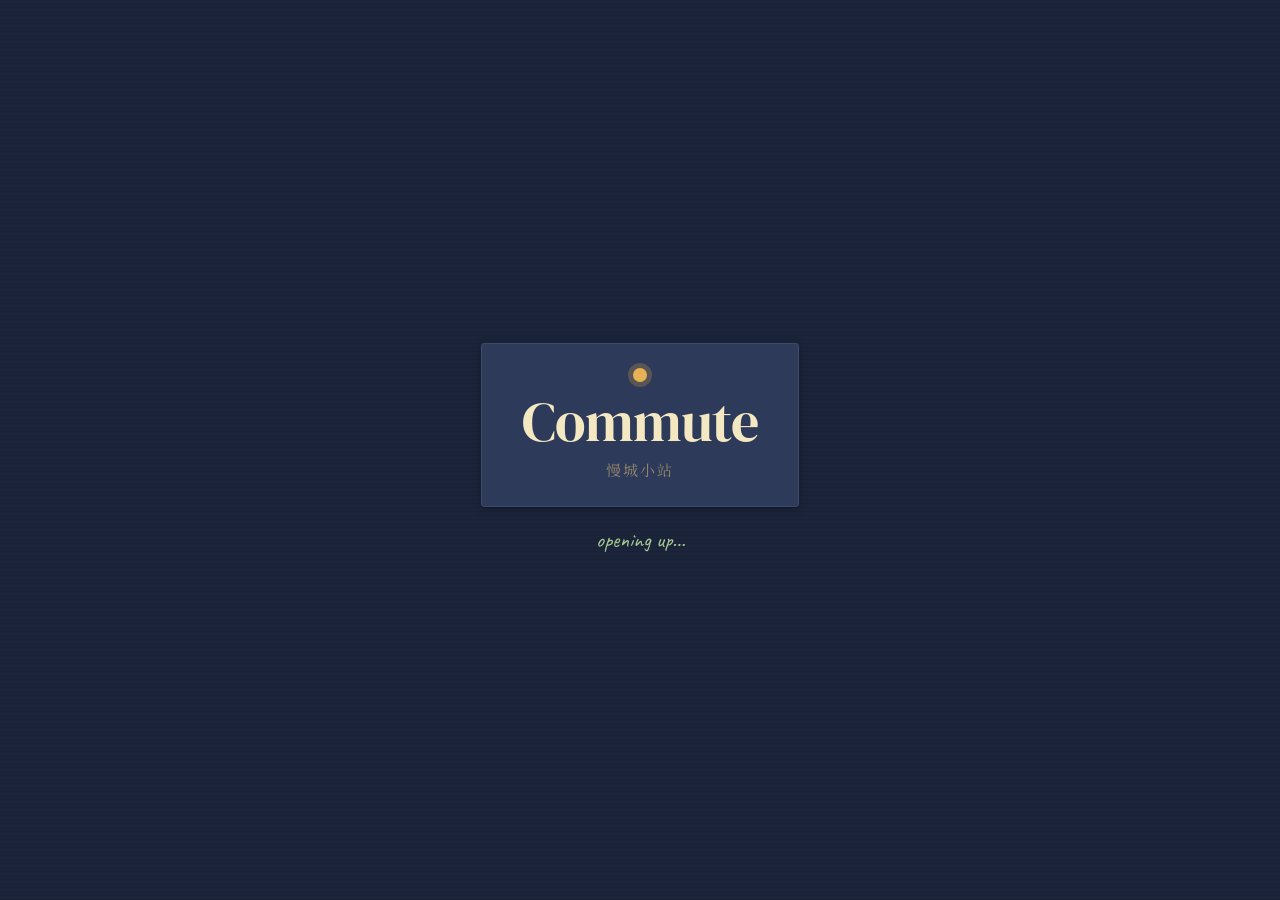
<file: public/index.html>
<!doctype html>
<html lang="zh-Hant">
<head>
  <meta charset="utf-8">
  <meta name="viewport" content="width=device-width, initial-scale=1, viewport-fit=cover">
  <title>Commute</title>
  <link rel="manifest" href="manifest.webmanifest">
  <meta name="apple-mobile-web-app-capable" content="yes">
  <meta name="apple-mobile-web-app-status-bar-style" content="black-translucent">
  <meta name="theme-color" content="#F2EBD3" media="(prefers-color-scheme: light)">
  <meta name="theme-color" content="#1F2940" media="(prefers-color-scheme: dark)">
  <link rel="icon" href="icons/favicon-32.png" sizes="32x32">
  <link rel="apple-touch-icon" href="icons/icon-180.png">
  <link rel="preconnect" href="https://fonts.googleapis.com">
  <link rel="preconnect" href="https://fonts.gstatic.com" crossorigin>
  <link rel="stylesheet" href="https://fonts.googleapis.com/css2?family=Caveat:wght@500;600;700&family=DM+Serif+Display:ital@0;1&family=JetBrains+Mono:wght@400;500;600&family=Noto+Serif+TC:wght@400;500;600;700&display=swap">
  <link rel="stylesheet" href="css/tokens.css">
  <link rel="stylesheet" href="css/base.css">
  <link rel="stylesheet" href="css/scene.css">
  <link rel="stylesheet" href="css/index.css">
</head>
<body>
  <div class="splash" id="splash">
    <div class="splash-sign">
      <span class="splash-stop"></span>
      <span class="splash-name">Commute</span>
      <span class="splash-cn">慢城小站</span>
    </div>
    <span class="splash-hand">opening up…</span>
  </div>

  <div class="pull-indicator" id="pull-indicator" aria-hidden="true">
    <img src="assets/bus-right-512.png" alt="">
    <span class="pull-dots">···</span>
  </div>

  <header class="app-header">
    <h1>Commute</h1>
    <a class="gear" href="settings.html" aria-label="Settings" data-icon="gear" data-size="20"></a>
  </header>

  <!-- Pastoral scene: A (morning wait) / B (on the road, bus lurches) / C (evening) -->
  <div class="scene" id="scene" data-state="A" data-tod="day" aria-hidden="true">
    <div class="sky"></div>
    <div class="stars"></div>
    <div class="hill h1"></div>
    <div class="hill h2"></div>
    <div class="ground"></div>
    <div class="office" aria-hidden="true"></div>
    <div class="tree t1"></div>
    <div class="tree t2"></div>
    <div class="house" aria-hidden="true"></div>
    <div class="stopsign-mini" aria-hidden="true"></div>
    <div class="master" aria-hidden="true"></div>
    <div class="road"></div>
    <img class="bus" id="scene-bus" src="assets/bus-right-512.png" alt="" aria-hidden="true">
    <span class="scene-caption" id="scene-caption"></span>
  </div>

  <section id="status-strip" class="status-strip" data-state="empty" aria-live="polite">
    <div>早安。準備好就按下方上車。</div>
  </section>

  <div class="entry-buttons">
    <button class="primary-action" id="primary-action" type="button" aria-live="polite">
      <span class="pas-body">
        <span class="pas-meta" aria-hidden="true">
          <span class="pas-date" id="pa-date"></span>
          <span class="pas-verb" id="pa-verb"></span>
        </span>
        <span class="pas-stations" aria-hidden="true">
          <span class="pas-stn">
            <span class="pas-cn" id="pa-from-cn"></span>
            <span class="pas-en" id="pa-from-en"></span>
          </span>
          <span class="pas-arrow">→</span>
          <span class="pas-stn">
            <span class="pas-cn" id="pa-to-cn"></span>
            <span class="pas-en" id="pa-to-en"></span>
          </span>
        </span>
      </span>
      <span class="pas-punch" aria-hidden="true">
        <span class="pas-hole"></span>
        <span class="pas-glyph" id="pa-glyph"></span>
        <span class="pas-ticks" id="pa-ticks"></span>
      </span>
      <span class="pas-stamp" id="pa-stamp" aria-hidden="true"></span>
    </button>
    <p class="primary-action__hint" id="primary-action-hint"></p>
  </div>

  <section class="recent-section">
    <h2>Recent</h2>
    <ul id="recent-list" class="recent-list">
      <li class="empty">載入中…</li>
    </ul>
  </section>

  <nav class="bottom-nav" aria-label="Primary">
    <a href="index.html" aria-current="page" aria-label="Home" data-icon="home" data-size="22"></a>
    <a href="log.html" aria-label="Log" data-icon="list" data-size="22"></a>
    <a href="charts.html" aria-label="Charts" data-icon="barChart" data-size="22"></a>
  </nav>

  <script type="module" src="js/pwa.js"></script>
  <script type="module" src="js/index-page.js"></script>
</body>
</html>
</file>
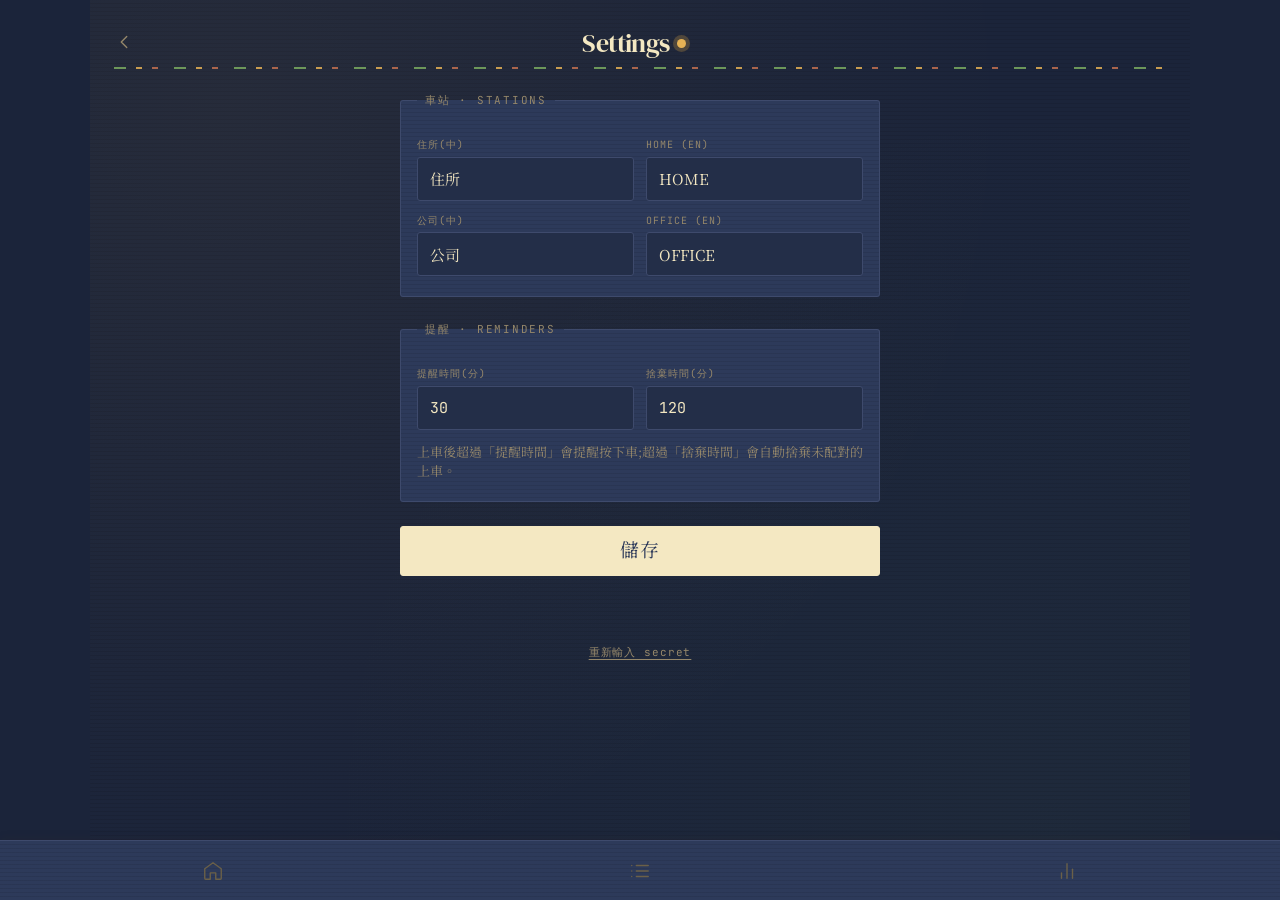
<file: public/settings.html>
<!doctype html>
<html lang="zh-Hant">
<head>
  <meta charset="utf-8">
  <meta name="viewport" content="width=device-width, initial-scale=1, viewport-fit=cover">
  <title>Settings · Commute</title>
  <link rel="manifest" href="manifest.webmanifest">
  <meta name="apple-mobile-web-app-capable" content="yes">
  <meta name="apple-mobile-web-app-status-bar-style" content="black-translucent">
  <meta name="theme-color" content="#F2EBD3" media="(prefers-color-scheme: light)">
  <meta name="theme-color" content="#1F2940" media="(prefers-color-scheme: dark)">
  <link rel="icon" href="icons/favicon-32.png" sizes="32x32">
  <link rel="apple-touch-icon" href="icons/icon-180.png">
  <link rel="preconnect" href="https://fonts.googleapis.com">
  <link rel="preconnect" href="https://fonts.gstatic.com" crossorigin>
  <link rel="stylesheet" href="https://fonts.googleapis.com/css2?family=Caveat:wght@500;600;700&family=DM+Serif+Display:ital@0;1&family=JetBrains+Mono:wght@400;500;600&family=Noto+Serif+TC:wght@400;500;600;700&display=swap">
  <link rel="stylesheet" href="css/tokens.css">
  <link rel="stylesheet" href="css/base.css">
  <link rel="stylesheet" href="css/settings.css">
</head>
<body>
  <header class="app-header">
    <a class="back" href="index.html" aria-label="Back" data-icon="chevronLeft" data-size="22"></a>
    <h1>Settings</h1>
    <span style="width:44px"></span>
  </header>

  <form id="settings-form" class="settings">
    <fieldset class="set-group">
      <legend>車站 · Stations</legend>
      <div class="set-row">
        <label>住所(中)<input type="text" id="home-cn" maxlength="6" autocomplete="off"></label>
        <label>Home (EN)<input type="text" id="home-en" maxlength="10" autocomplete="off"></label>
      </div>
      <div class="set-row">
        <label>公司(中)<input type="text" id="office-cn" maxlength="6" autocomplete="off"></label>
        <label>Office (EN)<input type="text" id="office-en" maxlength="10" autocomplete="off"></label>
      </div>
    </fieldset>

    <fieldset class="set-group">
      <legend>提醒 · Reminders</legend>
      <div class="set-row">
        <label>提醒時間(分)<input type="number" id="remind-min" min="1" max="600" inputmode="numeric"></label>
        <label>捨棄時間(分)<input type="number" id="discard-min" min="1" max="1440" inputmode="numeric"></label>
      </div>
      <p class="set-note">上車後超過「提醒時間」會提醒按下車;超過「捨棄時間」會自動捨棄未配對的上車。</p>
    </fieldset>

    <button type="submit" class="set-save">儲存</button>
    <div id="set-status" class="set-status" aria-live="polite"></div>

    <a class="set-link" href="unlock.html">重新輸入 secret</a>
  </form>

  <nav class="bottom-nav" aria-label="Primary">
    <a href="index.html" aria-label="Home" data-icon="home" data-size="22"></a>
    <a href="log.html" aria-label="Log" data-icon="list" data-size="22"></a>
    <a href="charts.html" aria-label="Charts" data-icon="barChart" data-size="22"></a>
  </nav>

  <script type="module" src="js/pwa.js"></script>
  <script type="module" src="js/settings-page.js"></script>
</body>
</html>
</file>
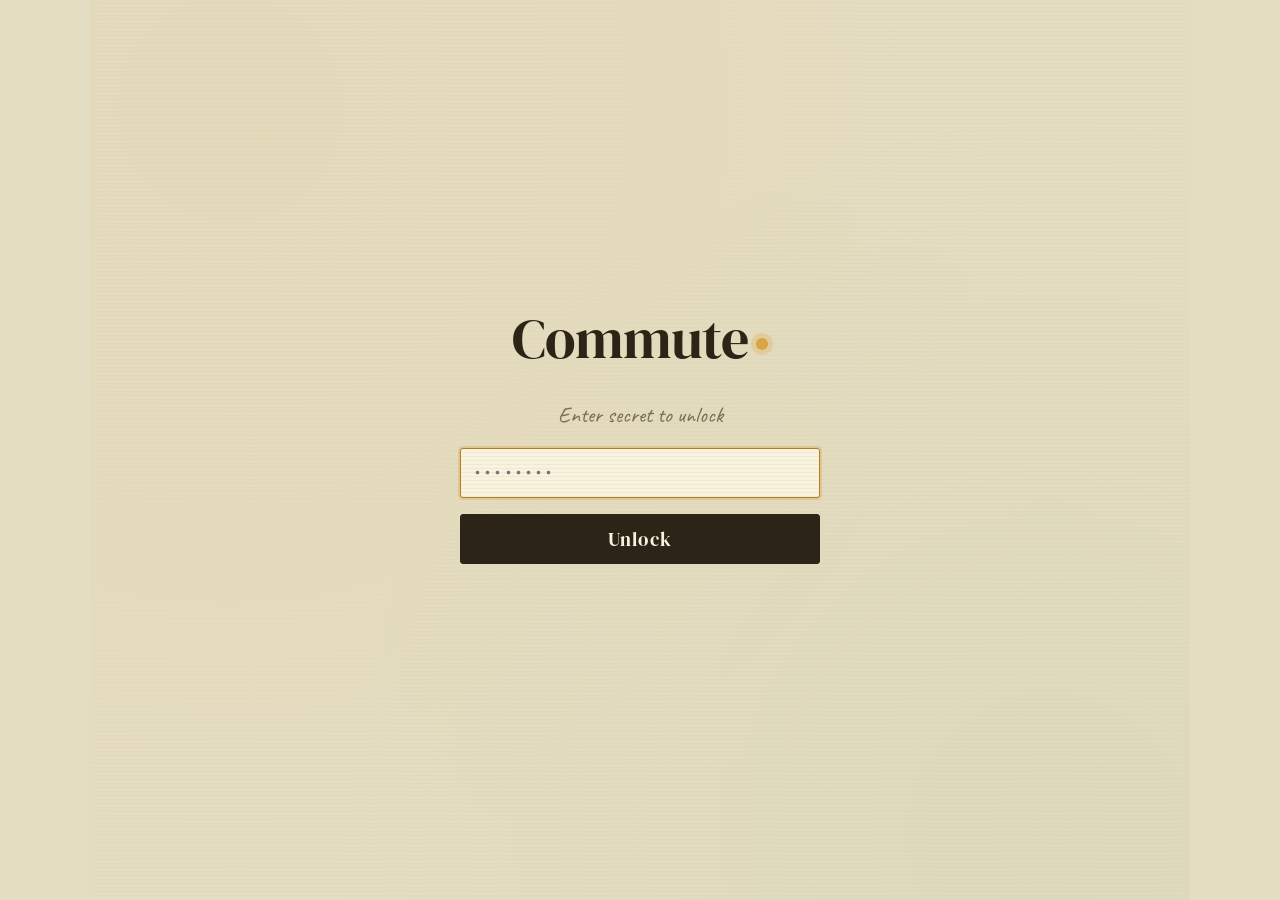
<file: public/unlock.html>
<!doctype html>
<html lang="zh-Hant">
<head>
  <meta charset="utf-8">
  <meta name="viewport" content="width=device-width, initial-scale=1, viewport-fit=cover">
  <title>Unlock · Commute</title>
  <meta name="theme-color" content="#F2EBD3" media="(prefers-color-scheme: light)">
  <meta name="theme-color" content="#1F2940" media="(prefers-color-scheme: dark)">
  <link rel="preconnect" href="https://fonts.googleapis.com">
  <link rel="preconnect" href="https://fonts.gstatic.com" crossorigin>
  <link rel="stylesheet" href="https://fonts.googleapis.com/css2?family=Caveat:wght@500;600;700&family=DM+Serif+Display:ital@0;1&family=JetBrains+Mono:wght@400;500;600&family=Noto+Serif+TC:wght@400;500;600;700&display=swap">
  <link rel="icon" href="icons/favicon-32.png" sizes="32x32">
  <link rel="stylesheet" href="css/tokens.css">
  <link rel="stylesheet" href="css/base.css">
  <link rel="stylesheet" href="css/unlock.css">
</head>
<body class="unlock-page">
  <form id="unlock-form" class="container" autocomplete="on">
    <h1>Commute</h1>
    <p class="sub">Enter secret to unlock</p>
    <input id="secret-input" type="password" autocomplete="current-password" autofocus required placeholder="••••••••" aria-label="App secret">
    <button type="submit">Unlock</button>
    <div id="error-slot" class="error-slot" aria-live="polite"></div>
  </form>

  <script type="module" src="js/unlock-page.js"></script>
</body>
</html>
</file>
<file: public/css/tokens.css>
/* ============================================================
   Commute — "Slow Town Station" design tokens
   Riso / risograph pastoral aesthetic. Warm cream paper, three
   strict accents (sun / clay / leaf), four required font families.

   The legacy token names (--bg, --fg, --accent, ...) are kept as a
   COMPATIBILITY LAYER so existing component CSS + charts-page.js
   (which reads --accent / --fg-muted at runtime) pick up the new
   palette automatically. The risograph design tokens (--paper,
   --ink, --am, --pm, --leaf, ...) live alongside them and are used
   directly by the rebuilt hero components.
   ============================================================ */

:root {
  /* ---- Paper & ink — warm, never pure ---- */
  --paper:        #F2EBD3;   /* sun-bleached cream — primary surface */
  --paper-light:  #F8F2DE;   /* lighter wash — card surfaces */
  --paper-deep:   #E8DCBA;   /* shaded paper — page bg */
  --paper-edge:   #D9C9A0;   /* worn edge */
  --ink:          #2B2417;   /* warm dark — body text */
  --ink-soft:     #3F3520;
  --ink-muted:    #7A6B52;   /* secondary text */
  --ink-faint:    #B7A887;   /* tertiary / disabled */
  --ink-line:     #C7B894;   /* hairline rules */

  /* ---- Three accents — same chroma, three hues ---- */
  --am:           #D9A441;   /* sun mustard — MORNING / to_work */
  --am-soft:      #F2DDA8;
  --am-deep:      #B07F2A;
  --am-overprint: rgba(217, 164, 65, 0.55);

  --pm:           #A65A3A;   /* clay terracotta — EVENING / from_work */
  --pm-soft:      #ECC2AC;
  --pm-deep:      #7C3D24;
  --pm-overprint: rgba(166, 90, 58, 0.5);

  --leaf:         #5C8C4A;   /* grass green — LIVE / on-road */
  --leaf-soft:    #C7DDB2;
  --leaf-deep:    #3F6A2E;
  --leaf-overprint: rgba(92, 140, 74, 0.5);

  /* ---- Sky — time-of-day backdrops for illustrations ---- */
  --sky-dawn:     #F1D4A6;
  --sky-day:      #DDE3CD;
  --sky-dusk:     #E89060;
  --sky-night:    #1F2940;
  --sky-night-2:  #2D3A5A;
  --star:         #F4E8C2;

  /* ---- Paper texture (horizontal photocopier hairline) ---- */
  --paper-texture: repeating-linear-gradient(
    to bottom, transparent 0 3px, rgba(120, 90, 30, 0.025) 3px 4px);
  --ticket-texture: repeating-linear-gradient(
    to bottom, transparent 0 3px, rgba(120, 90, 30, 0.06) 3px 4px);

  /* ---- Compatibility layer (legacy names → riso palette) ---- */
  --bg: #E5DDC2;                         /* page background */
  --bg-elevated: var(--paper-light);     /* card surfaces */
  --fg: var(--ink);
  --fg-muted: var(--ink-muted);
  --fg-subtle: var(--ink-faint);
  --accent: var(--am);
  --accent-hover: var(--am-deep);
  --accent-fg: var(--ink);
  --accent-bg-soft: rgba(217, 164, 65, 0.12);
  --accent-cool: var(--pm);
  --accent-cool-hover: var(--pm-deep);
  --accent-cool-fg: var(--paper-light);
  --accent-cool-bg-soft: rgba(166, 90, 58, 0.12);
  --success: var(--leaf);
  --success-bg: var(--leaf-soft);
  --warning: var(--am-deep);
  --warning-bg: var(--am-soft);
  --danger: #BE3F2B;                     /* warm red — never clay (reserved for PM) */
  --danger-bg: #F1D4C9;
  --border: var(--ink-line);
  --border-strong: var(--ink-faint);
  --surface-hover: var(--paper-deep);
  --surface-press: var(--paper-edge);

  /* ---- Shadow — warm-tinted, like paper on a wooden table ---- */
  --shadow-1: 0 1px 0 rgba(70, 50, 20, 0.05), 0 2px 6px rgba(80, 55, 20, 0.08);
  --shadow-2: 0 2px 0 rgba(70, 50, 20, 0.06), 0 8px 22px rgba(80, 55, 20, 0.12);

  /* ---- Spacing — pastoral, generous ---- */
  --sp-1: 4px;  --sp-2: 8px;  --sp-3: 12px; --sp-4: 16px;
  --sp-5: 20px; --sp-6: 24px; --sp-8: 32px; --sp-10: 40px;
  --sp-12: 56px; --sp-16: 72px;

  /* ---- Radius — mostly small corners, no pills ---- */
  --r-sm: 3px;
  --r-md: 6px;
  --r-lg: 14px;
  --r-xl: 14px;
  --r-full: 9999px;

  /* ---- Type scale ---- */
  --fs-xs: 11px;    /* labels, table headers, stamp captions (mono) */
  --fs-sm: 13px;    /* table body, captions, paper notes */
  --fs-base: 15px;  /* default UI text */
  --fs-lg: 19px;    /* buttons, card titles */
  --fs-xl: 26px;    /* block titles (display) */
  --fs-2xl: 36px;   /* ETA / time hero (mono) */
  --fs-3xl: 56px;   /* section titles (display) */
  --fs-hand: 22px;  /* hand notes, early/late annotations */

  /* ---- Motion — three named curves, do not invent new ones ---- */
  --motion-fast: 120ms;
  --motion-base: 200ms;
  --motion-slow: 320ms;
  --ease-out: ease-in-out;
  --ease-lurch: cubic-bezier(0.6, 0.05, 0.4, 0.95);   /* kick-and-stop */
  --ease-smooth: ease-in-out;                          /* progress / counters */
  --ease-bouncy: cubic-bezier(0.34, 1.56, 0.64, 1);    /* stamp impact, arrival hop */
  --ease-spring: var(--ease-bouncy);                   /* legacy alias */

  /* ---- Type families — four families, no substitutes ---- */
  --font-display: "DM Serif Display", "Noto Serif TC", Georgia, serif;
  --font-body:    "Noto Serif TC", "DM Serif Display", Georgia, serif;
  --font-hand:    "Caveat", "DM Serif Display", cursive;
  --font-mono:    "JetBrains Mono", ui-monospace, "SF Mono", Menlo, monospace;
  --font-prose:   var(--font-body);   /* legacy alias */
}

/* ============================================================
   Dark mode — triggered by prefers-color-scheme (a time-of-day
   lerp would live in JS; the palette below is the night sampler).
   CRITICAL: tickets themselves stay warm-amber at night — only the
   chrome around them flips. Ticket-warm overrides live in the
   component CSS (.primary-action, .ride-card).
   ============================================================ */
@media (prefers-color-scheme: dark) {
  :root:not([data-theme="light"]) {
    --paper:        #232E48;   /* ink-pool blue */
    --paper-light:  #2D3A5A;
    --paper-deep:   #1F2940;
    --paper-edge:   #404C70;
    --ink:          #F4E8C2;   /* warm star paper */
    --ink-soft:     #DCCB9C;
    --ink-muted:    #95876A;
    --ink-faint:    #6B6048;
    --ink-line:     #3E4A6C;

    --am:           #E6B255;
    --am-soft:      #4A3818;
    --am-deep:      #F2D08A;
    --am-overprint: rgba(230, 178, 85, 0.5);
    --pm:           #C27050;
    --pm-soft:      #3E2418;
    --pm-deep:      #E89378;
    --leaf:         #7AAB60;
    --leaf-soft:    #2E4A22;
    --leaf-deep:    #A8CC92;

    --paper-texture: repeating-linear-gradient(
      to bottom, transparent 0 3px, rgba(0, 0, 0, 0.08) 3px 4px);
    --ticket-texture: repeating-linear-gradient(
      to bottom, transparent 0 3px, rgba(120, 90, 30, 0.06) 3px 4px);

    --bg: #1B243A;
    --bg-elevated: var(--paper-light);
    --accent-fg: #2B2417;
    --accent-cool-fg: #2B2417;
    --accent-bg-soft: rgba(230, 178, 85, 0.14);
    --accent-cool-bg-soft: rgba(194, 112, 80, 0.16);
    --danger: #E68B78;
    --danger-bg: #4A2218;
    --border-strong: #4F5B80;
    --surface-hover: #2D3A5A;
    --surface-press: #404C70;
    --shadow-1: 0 1px 0 rgba(0, 0, 0, 0.18), 0 2px 8px rgba(0, 0, 0, 0.28);
    --shadow-2: 0 2px 0 rgba(0, 0, 0, 0.2), 0 10px 26px rgba(0, 0, 0, 0.4);
  }
}

:root[data-theme="dark"] {
  --paper:        #232E48;
  --paper-light:  #2D3A5A;
  --paper-deep:   #1F2940;
  --paper-edge:   #404C70;
  --ink:          #F4E8C2;
  --ink-soft:     #DCCB9C;
  --ink-muted:    #95876A;
  --ink-faint:    #6B6048;
  --ink-line:     #3E4A6C;

  --am:           #E6B255;
  --am-soft:      #4A3818;
  --am-deep:      #F2D08A;
  --am-overprint: rgba(230, 178, 85, 0.5);
  --pm:           #C27050;
  --pm-soft:      #3E2418;
  --pm-deep:      #E89378;
  --leaf:         #7AAB60;
  --leaf-soft:    #2E4A22;
  --leaf-deep:    #A8CC92;

  --paper-texture: repeating-linear-gradient(
    to bottom, transparent 0 3px, rgba(0, 0, 0, 0.08) 3px 4px);
  --ticket-texture: repeating-linear-gradient(
    to bottom, transparent 0 3px, rgba(120, 90, 30, 0.06) 3px 4px);

  --bg: #1B243A;
  --bg-elevated: var(--paper-light);
  --accent-fg: #2B2417;
  --accent-cool-fg: #2B2417;
  --accent-bg-soft: rgba(230, 178, 85, 0.14);
  --accent-cool-bg-soft: rgba(194, 112, 80, 0.16);
  --danger: #E68B78;
  --danger-bg: #4A2218;
  --border-strong: #4F5B80;
  --surface-hover: #2D3A5A;
  --surface-press: #404C70;
  --shadow-1: 0 1px 0 rgba(0, 0, 0, 0.18), 0 2px 8px rgba(0, 0, 0, 0.28);
  --shadow-2: 0 2px 0 rgba(0, 0, 0, 0.2), 0 10px 26px rgba(0, 0, 0, 0.4);
}

@media (prefers-reduced-motion: reduce) {
  :root {
    --motion-fast: 0ms;
    --motion-base: 0ms;
    --motion-slow: 80ms;
  }
}
</file>
<file: public/css/base.css>
*, *::before, *::after { box-sizing: border-box; }

html, body { margin: 0; padding: 0; }

html {
  background: var(--bg);
  color: var(--ink);
  font-family: var(--font-body);
  font-size: var(--fs-base);
  line-height: 1.55;
  -webkit-font-smoothing: antialiased;
  text-rendering: optimizeLegibility;
}

/* Day/night crossfade (the "lerp" into 07:00 / 17:00). Snaps under
   reduced-motion. Component surfaces inherit via their own bg tokens. */
html, body { transition: background-color 0.7s ease, color 0.7s ease; }
@media (prefers-reduced-motion: reduce) { html, body { transition: none; } }

body {
  min-height: 100vh;
  min-height: 100dvh;
  overscroll-behavior-y: contain;
  /* Pastoral page: cream paper with two soft riso overprints + hairline texture */
  background-color: var(--bg);
  background-image:
    radial-gradient(circle at 18% 12%, rgba(217, 164, 65, 0.06) 0, transparent 60%),
    radial-gradient(circle at 82% 92%, rgba(92, 140, 74, 0.05) 0, transparent 55%),
    var(--paper-texture);
  background-attachment: fixed, fixed, scroll;
  padding-top: max(var(--sp-4), env(safe-area-inset-top));
  padding-left: max(var(--sp-4), env(safe-area-inset-left));
  padding-right: max(var(--sp-4), env(safe-area-inset-right));
  padding-bottom: calc(72px + env(safe-area-inset-bottom));
}

button, input, textarea {
  font: inherit;
  color: inherit;
}

button {
  cursor: pointer;
  background: none;
  border: none;
  padding: 0;
}

a {
  color: var(--ink);
  text-decoration: none;
}

.mono {
  font-family: var(--font-mono);
  font-feature-settings: "tnum" 1;
}

.hand { font-family: var(--font-hand); }
.display { font-family: var(--font-display); letter-spacing: -0.005em; }

.muted { color: var(--ink-muted); }
.subtle { color: var(--ink-faint); }

.sr-only {
  position: absolute;
  width: 1px; height: 1px;
  padding: 0; margin: -1px;
  overflow: hidden;
  clip: rect(0, 0, 0, 0);
  white-space: nowrap;
  border: 0;
}

:focus { outline: none; }
:focus-visible {
  outline: 2px solid var(--am-deep);
  outline-offset: 2px;
  border-radius: var(--r-sm);
}

/* ---------- Header / brand mark ---------- */
.app-header {
  display: flex;
  align-items: flex-end;
  justify-content: space-between;
  gap: var(--sp-3);
  min-height: 52px;
  margin-bottom: var(--sp-6);
  padding-bottom: var(--sp-3);
  position: relative;
}

/* Tri-color stamped perforation rule under the header */
.app-header::after {
  content: "";
  position: absolute;
  left: 0; right: 0; bottom: -1px;
  height: 2px;
  background-image: repeating-linear-gradient(to right,
    var(--leaf) 0 12px, transparent 12px 22px,
    var(--am) 22px 28px, transparent 28px 38px,
    var(--pm) 38px 44px, transparent 44px 60px);
  opacity: 0.85;
}

.app-header h1 {
  margin: 0;
  font-family: var(--font-display);
  font-size: var(--fs-xl);
  font-weight: 400;
  letter-spacing: -0.02em;
  line-height: 1;
  color: var(--ink);
  position: relative;
}

/* The amber "stop dot" after the wordmark */
.app-header h1::after {
  content: "";
  display: inline-block;
  width: 9px; height: 9px;
  background: var(--am);
  border-radius: var(--r-full);
  margin-left: 7px;
  vertical-align: 0.14em;
  box-shadow: 0 0 0 4px rgba(217, 164, 65, 0.26);
}

.app-header .back {
  width: 44px; height: 44px;
  display: inline-flex;
  align-items: center;
  justify-content: center;
  margin-left: -12px;
  margin-bottom: -8px;
  color: var(--ink-muted);
}

.app-header .gear {
  width: 44px; height: 44px;
  display: inline-flex;
  align-items: center;
  justify-content: center;
  margin-right: -12px;
  margin-bottom: -8px;
  color: var(--ink-muted);
}

/* ---------- Bottom nav (station footer) ---------- */
.bottom-nav {
  position: fixed;
  left: 0; right: 0; bottom: 0;
  background: var(--paper-light);
  background-image: var(--paper-texture);
  border-top: 1px solid var(--ink-line);
  display: flex;
  justify-content: space-around;
  align-items: center;
  height: 60px;
  padding-bottom: env(safe-area-inset-bottom);
  box-shadow: 0 -2px 10px rgba(80, 55, 20, 0.06);
  z-index: 10;
}

.bottom-nav a {
  display: inline-flex;
  align-items: center;
  justify-content: center;
  width: 64px;
  height: 48px;
  color: var(--ink-faint);
  border-radius: var(--r-sm);
  position: relative;
  transition: color var(--motion-fast) var(--ease-out);
}

.bottom-nav a[aria-current="page"] { color: var(--am-deep); }

/* Stamped underline tick on the active tab */
.bottom-nav a[aria-current="page"]::after {
  content: "";
  position: absolute;
  bottom: 4px; left: 50%;
  transform: translateX(-50%);
  width: 18px; height: 2px;
  background: var(--am);
  border-radius: var(--r-full);
}

.icon { width: 20px; height: 20px; flex-shrink: 0; }
.icon-sm { width: 16px; height: 16px; flex-shrink: 0; }

/* ---------- Skeletons — "loading is waiting", show the shape ---------- */
@keyframes skel-fade {
  0%, 100% { opacity: 0.25; }
  50%      { opacity: 0.55; }
}

.skeleton {
  background: var(--ink-faint);
  border-radius: var(--r-sm);
  animation: skel-fade 1.8s ease-in-out infinite;
}

/* Literal infinite animations bypass the --motion-* token zeroing, so
   honor prefers-reduced-motion explicitly for decorative loops. */
@media (prefers-reduced-motion: reduce) {
  .skeleton { animation: none; opacity: 0.4; }
}

@keyframes shake {
  0%, 100% { transform: translateX(0); }
  20%      { transform: translateX(-2px); }
  40%      { transform: translateX(2px); }
  60%      { transform: translateX(-2px); }
  80%      { transform: translateX(2px); }
}

.shake { animation: shake 200ms var(--ease-out); }

/* Torn ticket — a deleted/voided trip tears away (A14). */
@keyframes tear {
  0%   { opacity: 1; }
  100% { opacity: 0; transform: translateX(10px) rotate(1.2deg); clip-path: polygon(0 0, 100% 0, 95% 100%, 5% 90%); }
}
.tearing { animation: tear 240ms ease-in forwards; pointer-events: none; }
@media (prefers-reduced-motion: reduce) { .tearing { animation: none; opacity: 0.35; } }

/* ---------- Toast ---------- */
.toast-error {
  position: fixed;
  left: 50%;
  bottom: calc(76px + env(safe-area-inset-bottom));
  transform: translateX(-50%);
  background: var(--danger-bg);
  color: var(--danger);
  border: 1px solid var(--danger);
  border-radius: var(--r-sm);
  padding: var(--sp-2) var(--sp-3);
  font-family: var(--font-body);
  font-size: var(--fs-sm);
  box-shadow: var(--shadow-2);
  z-index: 20;
  max-width: calc(100vw - 32px);
}

@media (min-width: 720px) {
  body {
    max-width: 1100px;
    margin: 0 auto;
    padding-left: var(--sp-6);
    padding-right: var(--sp-6);
  }
}
</file>
<file: public/css/scene.css>
/* ============================================================
   Pastoral scene — the bus's little world.
   data-state: A (morning wait) / B (on the road, lurching) / C (evening)
   data-tod:   dawn / day / dusk / night   (sky backdrop, lerps via JS)
   data-dir:   to_work / from_work          (bus facing + travel direction)
   The moving bus is REQUIRED at every breakpoint (brand core).
   ============================================================ */

.scene {
  position: relative;
  height: 170px;
  margin-bottom: var(--sp-5);
  border: 1px solid var(--ink-line);
  border-radius: var(--r-sm);
  overflow: hidden;
  box-shadow: var(--shadow-1);
  isolation: isolate;
}

/* ---- Sky (time-of-day) ---- */
.scene .sky {
  position: absolute;
  inset: 0;
  z-index: 0;
  transition: background var(--motion-slow) var(--ease-smooth);
  background: linear-gradient(to bottom, #EAE9CF 0%, var(--sky-day) 48%);
}
.scene[data-tod="dawn"] .sky  { background: linear-gradient(to bottom, #F4DDB4 0%, var(--sky-dawn) 52%); }
.scene[data-tod="day"]  .sky  { background: linear-gradient(to bottom, #EAE9CF 0%, var(--sky-day) 48%); }
.scene[data-tod="dusk"] .sky  { background: linear-gradient(to bottom, #E8A06A 0%, #EBB07E 40%, var(--sky-dusk) 70%); }
.scene[data-tod="night"] .sky { background: linear-gradient(to bottom, var(--sky-night) 0%, var(--sky-night-2) 70%); }

/* ---- Stars (night only) ---- */
.scene .stars {
  position: absolute;
  inset: 0 0 50% 0;
  z-index: 1;
  pointer-events: none;
  opacity: 0;
  transition: opacity var(--motion-slow) var(--ease-smooth);
  background-image:
    radial-gradient(1.5px 1.5px at 18% 22%, var(--star) 50%, transparent 50%),
    radial-gradient(1.2px 1.2px at 38% 12%, var(--star) 50%, transparent 50%),
    radial-gradient(1.6px 1.6px at 60% 26%, var(--star) 50%, transparent 50%),
    radial-gradient(1.2px 1.2px at 78% 14%, var(--star) 50%, transparent 50%),
    radial-gradient(1.5px 1.5px at 88% 30%, var(--star) 50%, transparent 50%);
}
.scene[data-tod="night"] .stars { opacity: 0.7; }

/* ---- Hills ---- */
.scene .hill {
  position: absolute;
  bottom: 36px;
  width: 150%;
  height: 84px;
  z-index: 2;
  pointer-events: none;
}
.scene .hill.h1 { left: -28%; background: radial-gradient(ellipse at 50% 100%, #A9C68C 0, #A9C68C 60%, transparent 62%); }
.scene .hill.h2 { right: -32%; bottom: 40px; background: radial-gradient(ellipse at 50% 100%, #BBD19C 0, #BBD19C 60%, transparent 62%); }
.scene[data-tod="dusk"] .hill.h1 { background: radial-gradient(ellipse at 50% 100%, #8FA876 0, #8FA876 60%, transparent 62%); }
.scene[data-tod="night"] .hill.h1 { background: radial-gradient(ellipse at 50% 100%, #2C3A52 0, #2C3A52 60%, transparent 62%); }
.scene[data-tod="night"] .hill.h2 { background: radial-gradient(ellipse at 50% 100%, #35455F 0, #35455F 60%, transparent 62%); }

/* ---- Ground + road ---- */
.scene .ground {
  position: absolute;
  left: 0; right: 0; bottom: 0;
  height: 40px;
  z-index: 3;
  background: var(--leaf-soft);
}
.scene[data-tod="night"] .ground { background: #3A4A30; }
.scene .road {
  position: absolute;
  left: 0; right: 0; bottom: 12px;
  height: 24px;
  z-index: 5;
  background: var(--ink-soft);
}
.scene[data-tod="night"] .road { background: #161E16; }
.scene .road::after {
  content: "";
  position: absolute;
  top: 50%; left: 0; right: 0;
  height: 2px;
  transform: translateY(-50%);
  background-image: repeating-linear-gradient(to right, var(--am-soft) 0 14px, transparent 14px 26px);
}

/* ---- Props ---- */
.scene .tree {
  position: absolute;
  bottom: 44px;
  width: 4px; height: 18px;
  z-index: 4;
  background: #6B5A36;
}
.scene .tree::before {
  content: "";
  position: absolute;
  top: -15px; left: -9px;
  width: 22px; height: 22px;
  border-radius: 50%;
  background: var(--leaf);
}
.scene .tree.t1 { left: 24px; }
.scene .tree.t2 { right: 40px; bottom: 48px; }
.scene[data-tod="night"] .tree::before { background: #3F6A2E; }

.scene .house {
  position: absolute;
  bottom: 44px; left: 38px;
  width: 32px; height: 24px;
  z-index: 4;
  background: var(--pm-soft);
  border: 1px solid var(--pm-deep);
}
.scene .house::before {
  content: "";
  position: absolute;
  top: -11px; left: -3px;
  border-left: 19px solid transparent;
  border-right: 19px solid transparent;
  border-bottom: 11px solid var(--pm-deep);
}

.scene .office {
  position: absolute;
  bottom: 44px; right: 58px;
  width: 22px; height: 46px;
  z-index: 4;
  background: #BFC9C0;
  border: 1px solid var(--ink-muted);
}
.scene .office::after {
  content: "";
  position: absolute;
  inset: 4px;
  background-image:
    repeating-linear-gradient(to bottom, var(--am-soft) 0 4px, transparent 4px 9px),
    repeating-linear-gradient(to right, var(--am-soft) 0 4px, transparent 4px 9px);
  opacity: 0.8;
}
.scene[data-tod="night"] .office::after { background-image:
  repeating-linear-gradient(to bottom, #F2D08A 0 4px, transparent 4px 9px),
  repeating-linear-gradient(to right, #F2D08A 0 4px, transparent 4px 9px); }

.scene .stopsign-mini {
  position: absolute;
  bottom: 36px; right: 18px;
  width: 3px; height: 30px;
  z-index: 6;
  background: var(--ink-muted);
}
.scene .stopsign-mini::before {
  content: "";
  position: absolute;
  top: -2px; left: -8px;
  width: 17px; height: 13px;
  background: var(--am);
  border: 1px solid var(--am-deep);
  border-radius: 2px;
}

/* Stationmaster figure — a small ink silhouette by the stop */
.scene .master {
  position: absolute;
  bottom: 36px; right: 40px;
  width: 8px; height: 18px;
  z-index: 6;
  background: var(--ink-soft);
  border-radius: 3px 3px 0 0;
}
.scene .master::before {
  content: "";
  position: absolute;
  top: -7px; left: 0;
  width: 8px; height: 8px;
  border-radius: 50%;
  background: var(--ink-soft);
}

/* ---- Bus — sits flush on the road; lurches in state B ---- */
.scene .bus {
  position: absolute;
  bottom: 12px;
  left: 12%;
  width: 78px;
  height: auto;
  z-index: 7;
  filter: drop-shadow(0 2px 2px rgba(80, 55, 20, 0.28));
  will-change: left, transform;
}

/* State A (morning wait, to_work) parks LEFT; C (evening wait, from_work) parks RIGHT */
.scene[data-state="A"] .bus { left: 18%; }
.scene[data-state="C"] .bus { left: 64%; }

/* State B: lurching across the road (kick-and-stop) + subtle bob */
.scene[data-state="B"][data-dir="to_work"] .bus {
  animation: bus-lurch 6s cubic-bezier(.6, .05, .4, .95) infinite, bus-bob 0.6s ease-in-out infinite;
}
.scene[data-state="B"][data-dir="from_work"] .bus {
  animation: bus-lurch-rev 6s cubic-bezier(.6, .05, .4, .95) infinite, bus-bob 0.6s ease-in-out infinite;
}

@keyframes bus-lurch {
  0%   { left: 8%; }
  16%  { left: 24%; } 22% { left: 24%; }
  40%  { left: 44%; } 46% { left: 44%; }
  66%  { left: 64%; } 72% { left: 64%; }
  100% { left: 82%; }
}
@keyframes bus-lurch-rev {
  0%   { left: 82%; }
  16%  { left: 66%; } 22% { left: 66%; }
  40%  { left: 46%; } 46% { left: 46%; }
  66%  { left: 26%; } 72% { left: 26%; }
  100% { left: 8%; }
}
@keyframes bus-bob {
  0%, 100% { transform: translateY(0) rotate(0); }
  50%      { transform: translateY(-1.5px) rotate(-0.5deg); }
}

/* ---- Caption ---- */
.scene .scene-caption {
  position: absolute;
  top: 8px; left: 10px;
  z-index: 8;
  font-family: var(--font-mono);
  font-size: 9px;
  letter-spacing: 0.14em;
  text-transform: uppercase;
  color: var(--ink-muted);
  background: rgba(248, 242, 222, 0.7);
  padding: 2px 6px;
  border-radius: 2px;
}
.scene[data-tod="night"] .scene-caption { color: var(--star); background: rgba(31, 41, 64, 0.6); }

/* Reduced motion: bus stays on the road but does not move */
@media (prefers-reduced-motion: reduce) {
  .scene .bus { animation: none !important; }
  .scene[data-state="B"][data-dir="to_work"] .bus { left: 24%; }
  .scene[data-state="B"][data-dir="from_work"] .bus { left: 66%; }
}

@media (min-width: 720px) {
  .scene { height: 210px; }
  .scene .bus { width: 96px; }
}
</file>
<file: public/css/index.css>
/* ============================================================
   Home — ride card (status strip) · paper ticket (primary action)
   · diary rows (recent list)
   ============================================================ */

@keyframes live-pulse {
  0%, 100% { opacity: 1; transform: scale(1); }
  50%      { opacity: 0.5; transform: scale(0.85); }
}

@keyframes dot-pulse {
  0%, 100% { opacity: 0.4; }
  50%      { opacity: 1; }
}

/* These decorative loops use literal durations, so the --motion-* token
   zeroing in tokens.css doesn't reach them — disable them explicitly. */
@media (prefers-reduced-motion: reduce) {
  .status-strip[data-state="tracking"] .row:first-child::before,
  .status-strip .pred-pending::after,
  .primary-action .loading-dots { animation: none; }
}

/* ---------- Status strip → live ride card (torn carbon copy) ---------- */
.status-strip {
  --r-edge: var(--ink-line);
  position: relative;
  background: var(--paper-light);
  background-image: var(--ticket-texture);
  border: 1px solid var(--r-edge);
  /* Info panel, never a button — soft rounded corners, distinct from the sharp-cornered ticket below */
  border-radius: var(--r-lg);
  padding: var(--sp-4);
  margin-bottom: var(--sp-6);
  box-shadow: var(--shadow-1);
  min-height: 92px;
  display: flex;
  flex-direction: column;
  gap: var(--sp-2);
}

.status-strip .row {
  display: flex;
  align-items: baseline;
  gap: var(--sp-2);
  flex-wrap: wrap;
}

.status-strip .time {
  font-family: var(--font-mono);
  font-size: var(--fs-2xl);
  font-weight: 500;
  font-feature-settings: "tnum" 1;
  letter-spacing: -0.01em;
  line-height: 1;
  color: var(--ink);
}

.status-strip .label {
  font-family: var(--font-display);
  font-size: var(--fs-lg);
  letter-spacing: 0.01em;
  color: var(--ink);
}

.status-strip .eta {
  font-family: var(--font-mono);
  font-size: var(--fs-lg);
  font-weight: 500;
  font-feature-settings: "tnum" 1;
  color: var(--ink);
}

.status-strip .eta .small {
  font-family: var(--font-mono);
  font-size: var(--fs-xs);
  color: var(--ink-muted);
  font-weight: 400;
  letter-spacing: 0.04em;
}

.status-strip .pred-pending {
  display: inline-flex;
  align-items: center;
  gap: var(--sp-1);
  font-family: var(--font-mono);
  font-size: var(--fs-xs);
  text-transform: uppercase;
  letter-spacing: 0.14em;
  color: var(--ink-muted);
  border: 1px solid var(--ink-line);
  border-radius: var(--r-full);
  padding: 3px 10px;
}
.status-strip .pred-pending::after {
  content: "···";
  margin-left: 2px;
  animation: dot-pulse 1.6s ease-in-out infinite;
}

.status-strip .weather {
  display: inline-flex;
  align-items: center;
  gap: var(--sp-2);
  color: var(--ink-muted);
  font-family: var(--font-mono);
  font-size: var(--fs-sm);
}

.status-strip .weather .temp {
  font-family: var(--font-mono);
  font-size: var(--fs-base);
  color: var(--ink);
  font-feature-settings: "tnum" 1;
}

.status-strip .weather.unavailable .icon { opacity: 0.5; color: var(--ink-faint); }

.status-strip .weather .reason {
  font-size: var(--fs-sm);
  color: var(--ink-muted);
  font-family: var(--font-body);
}

.status-strip .retry-pill {
  display: inline-flex;
  align-items: center;
  gap: var(--sp-1);
  font-family: var(--font-body);
  font-size: var(--fs-sm);
  border: 1px solid var(--ink-line);
  border-radius: var(--r-full);
  padding: 4px 12px;
  min-height: 30px;
  background: var(--paper);
  color: var(--ink);
  transition: opacity var(--motion-base) var(--ease-out), background var(--motion-fast) var(--ease-out);
  margin-left: auto;
  white-space: nowrap;
  flex-shrink: 0;
}
.status-strip .retry-pill[disabled] { opacity: 0.5; pointer-events: none; }
.status-strip .retry-pill:active { background: var(--surface-press); }
.status-strip .retry-pill .icon-sm { display: inline-flex; align-items: center; }

.status-strip[data-state="empty"] {
  align-items: center;
  justify-content: center;
  text-align: center;
  color: var(--ink-muted);
  font-family: var(--font-body);
  font-size: var(--fs-base);
  background-image: none;
}

.status-strip[data-state="locating"] .row,
.status-strip[data-state="locating"] .weather { opacity: 0.6; }

/* Tracking = LIVE on the road. Leaf info panel with a left accent bar — NOT a ticket (no torn edges). */
.status-strip[data-state="tracking"] {
  --r-edge: var(--leaf-deep);
  border-color: var(--leaf-deep);
  background: var(--leaf-soft);
  overflow: hidden;
}
.status-strip[data-state="tracking"]::before {
  content: "";
  position: absolute;
  left: 0; top: 0; bottom: 0;
  width: 4px;
  background: var(--leaf-deep);
}
.status-strip[data-state="tracking"] .time { color: var(--ink); }
.status-strip[data-state="tracking"] .label { color: var(--leaf-deep); }
/* LIVE pulse dot ahead of the first row */
.status-strip[data-state="tracking"] .row:first-child::before {
  content: "";
  width: 8px; height: 8px;
  align-self: center;
  background: var(--leaf);
  border-radius: var(--r-full);
  box-shadow: 0 0 0 3px rgba(92, 140, 74, 0.22);
  animation: live-pulse 1.6s ease-in-out infinite;
  flex-shrink: 0;
}
.status-strip .undo-pill {
  display: inline-flex;
  align-items: center;
  gap: 6px;
  height: 28px;
  margin-left: auto;
  padding: 0 12px;
  border-radius: var(--r-full);
  border: 1px solid var(--leaf-deep);
  background: var(--paper);
  color: var(--leaf-deep);
  font-family: var(--font-body);
  font-size: var(--fs-sm);
  font-weight: 600;
  transition: background var(--motion-fast) var(--ease-out);
}
.status-strip .undo-pill .count { color: var(--ink-muted); font-feature-settings: "tnum" 1; }
.status-strip .undo-pill:active { background: var(--surface-press); }

.status-strip[data-state="error"] {
  border-color: var(--danger);
}

/* ---------- Primary action → paper commute ticket (left body / right punch) ---------- */
.entry-buttons {
  display: flex;
  flex-direction: column;
  align-items: stretch;
  gap: var(--sp-2);
  margin-bottom: var(--sp-8);
}

.primary-action {
  /* Ticket-warm local theme — stays amber even in dark mode (see overrides) */
  --t-paper: var(--am-soft);
  --t-edge:  var(--am-deep);
  --t-stamp: var(--am-deep);
  --t-ink:   var(--ink);
  --punch:   var(--paper-light);

  position: relative;
  width: 100%;
  max-width: 380px;
  margin: 0 auto;
  min-height: 132px;
  display: grid;
  grid-template-columns: 1fr 60px;
  align-items: stretch;
  background: var(--t-paper);
  background-image: var(--ticket-texture);
  color: var(--t-ink);
  border: 1px solid var(--t-edge);
  border-radius: var(--r-sm);
  box-shadow: var(--shadow-1);
  padding: 0;
  text-align: left;
  user-select: none;
  -webkit-user-select: none;
  -webkit-touch-callout: none;
  touch-action: manipulation;
  transition:
    transform var(--motion-fast) var(--ease-out),
    box-shadow var(--motion-fast) var(--ease-out),
    border-color var(--motion-base) var(--ease-out);
}

/* Perforated top + bottom edges (punched dots) */
.primary-action::before,
.primary-action::after {
  content: "";
  position: absolute;
  left: -1px; right: -1px;
  height: 5px;
  background-image: radial-gradient(circle at 5px 50%, var(--bg) 2.2px, transparent 2.5px);
  background-size: 10px 5px;
  background-repeat: repeat-x;
  pointer-events: none;
  z-index: 2;
}
.primary-action::before { top: -3px; }
.primary-action::after  { bottom: -3px; }

.primary-action[data-color="cool"] {
  --t-paper: var(--pm-soft);
  --t-edge:  var(--pm-deep);
  --t-stamp: var(--pm-deep);
}

/* ----- Body (left) ----- */
.pas-body {
  display: flex;
  flex-direction: column;
  justify-content: space-between;
  gap: var(--sp-2);
  padding: var(--sp-3) var(--sp-4) var(--sp-4);
  min-width: 0;
}
.pas-meta {
  display: flex;
  justify-content: space-between;
  align-items: flex-start;
  gap: var(--sp-3);
}
.pas-date {
  font-family: var(--font-mono);
  font-size: var(--fs-xs);
  font-weight: 600;
  letter-spacing: 0.06em;
  color: var(--t-ink);
  padding-top: 3px;
}
.pas-verb {
  font-family: var(--font-hand);
  font-size: 26px;
  line-height: 1;
  color: var(--t-stamp);
  transform: rotate(-3deg);
  white-space: nowrap;
}
.pas-stations {
  display: flex;
  align-items: flex-start;
  gap: var(--sp-3);
  min-width: 0;
}
.pas-stn { display: flex; flex-direction: column; line-height: 1; min-width: 0; }
.pas-cn {
  font-family: var(--font-display);
  font-size: 30px;
  font-weight: 400;
  letter-spacing: 0.02em;
  color: var(--t-ink);
  white-space: nowrap;
}
.pas-en {
  font-family: var(--font-mono);
  font-size: 9px;
  letter-spacing: 0.14em;
  font-weight: 600;
  text-transform: uppercase;
  color: var(--ink-muted);
  margin-top: 5px;
  white-space: nowrap;
  overflow: hidden;
  text-overflow: ellipsis;
}
.pas-arrow {
  font-family: var(--font-mono);
  font-size: 22px;
  font-weight: 300;
  line-height: 1;
  color: var(--t-stamp);
  margin-top: 4px;
}

/* ----- Punch column (right, 60px) ----- */
.pas-punch {
  position: relative;
  display: flex;
  flex-direction: column;
  align-items: center;
  justify-content: center;
  gap: var(--sp-2);
  color: var(--t-stamp);
}
.pas-punch::before {
  content: "";
  position: absolute;
  top: 12px; bottom: 12px; left: 0;
  width: 1px;
  background-image: linear-gradient(to bottom, var(--t-stamp) 0 3px, transparent 3px 7px);
  background-size: 1px 7px;
}
.pas-hole {
  width: 11px; height: 11px;
  border-radius: var(--r-full);
  background: var(--punch);
  box-shadow: inset 0 1px 1.5px rgba(43, 36, 23, 0.4);
  border: 1px solid rgba(43, 36, 23, 0.24);
}
.pas-glyph {
  font-family: var(--font-mono);
  font-size: 32px;
  font-weight: 500;
  line-height: 1;
}
.pas-glyph .loading-dots {
  font-size: 22px;
  letter-spacing: 0.04em;
  animation: dot-pulse 1.6s ease-in-out infinite;
}
.pas-ticks {
  font-family: var(--font-mono);
  font-size: 9px;
  letter-spacing: 0.18em;
  font-weight: 700;
}

/* ----- Saving stamp (bouncy, on success) ----- */
.pas-stamp {
  position: absolute;
  inset: 0;
  display: none;
  align-items: center;
  justify-content: center;
  z-index: 4;
  pointer-events: none;
  font-family: var(--font-hand);
  font-size: 40px;
  color: var(--t-stamp);
}
.primary-action[data-state="success"] .pas-stamp {
  display: flex;
  animation: stamp-impact 360ms cubic-bezier(.34, 1.56, .64, 1);
}
@keyframes stamp-impact {
  0%   { opacity: 0; transform: scale(1.4) rotate(-8deg); }
  40%  { opacity: 0.55; transform: scale(1.12) rotate(-5deg); }
  70%  { opacity: 1; transform: scale(1.02) rotate(-3deg); }
  100% { opacity: 1; transform: scale(1) rotate(-3deg); }
}

.primary-action:active {
  transform: scale(0.985) rotate(-0.3deg);
  box-shadow: 0 1px 0 rgba(70, 50, 20, 0.05);
}
.primary-action[data-state="loading"] { opacity: 0.8; pointer-events: none; }
.primary-action[data-state="success"] { border-color: var(--leaf-deep); }
.primary-action[data-state="error"] { border-color: var(--danger); }
.primary-action[disabled] { opacity: 0.45; pointer-events: none; }

.primary-action__hint {
  margin: var(--sp-2) 0 0;
  text-align: center;
  font-family: var(--font-mono);
  font-size: 8px;
  letter-spacing: 0.04em;
  color: var(--ink-faint);
  min-height: 1.2em;
  line-height: 1.1;
}

.primary-action.shake { animation: shake 0.24s ease-in-out; }

/* Tickets stay warm-amber at night — only chrome flips */
@media (prefers-color-scheme: dark) {
  :root:not([data-theme="light"]) .primary-action {
    --t-paper: #E0A040; --t-edge: #8E5F1A; --t-stamp: #2B2417; --t-ink: #2B2417; --punch: #C98A2E;
  }
  :root:not([data-theme="light"]) .primary-action[data-color="cool"] {
    --t-paper: #B85432; --t-edge: #5C2814; --t-stamp: #2B2417; --punch: #9E4628;
  }
}
:root[data-theme="dark"] .primary-action {
  --t-paper: #E0A040; --t-edge: #8E5F1A; --t-stamp: #2B2417; --t-ink: #2B2417; --punch: #C98A2E;
}
:root[data-theme="dark"] .primary-action[data-color="cool"] {
  --t-paper: #B85432; --t-edge: #5C2814; --t-stamp: #2B2417; --punch: #9E4628;
}

/* ---------- Recent list → diary leg rows ---------- */
.recent-section h2 {
  font-family: var(--font-mono);
  font-size: var(--fs-xs);
  font-weight: 600;
  color: var(--ink-muted);
  text-transform: uppercase;
  letter-spacing: 0.16em;
  margin: 0 0 var(--sp-2) 0;
  padding-bottom: var(--sp-2);
  border-bottom: 1px dashed var(--ink-line);
}

.recent-list {
  list-style: none;
  margin: 0;
  padding: 0;
}

.recent-list .pair-row {
  display: grid;
  grid-template-columns: 52px 32px 24px 36px 1fr 44px 24px 36px 28px;
  gap: var(--sp-2);
  align-items: center;
  min-height: 44px;
  padding: var(--sp-2) var(--sp-1);
  font-family: var(--font-mono);
  font-size: var(--fs-sm);
  position: relative;
}
.recent-list .pair-row:not(:last-child)::after {
  content: "";
  position: absolute;
  left: 0; right: 0; bottom: 0;
  height: 1px;
  background-image: repeating-linear-gradient(to right, var(--ink-line) 0 4px, transparent 4px 8px);
}

/* open = boarded, not yet alighted = live/on-road → leaf accent (not sun) */
.recent-list .pair-row.open {
  background: rgba(92, 140, 74, 0.12);
  box-shadow: inset 3px 0 0 var(--leaf);
}

.recent-list .mono { font-feature-settings: "tnum" 1; }
.recent-list .date { color: var(--ink); font-weight: 500; }
.recent-list .wkday { color: var(--ink-muted); letter-spacing: 0.06em; }
.recent-list .dir {
  display: inline-flex;
  align-items: center;
  justify-content: center;
  width: 22px; height: 22px;
  border-radius: var(--r-full);
  font-weight: 700;
  background: var(--am-soft);
  color: var(--am-deep);
}
.recent-list .pair-row[data-direction="from_work"] .dir { background: var(--pm-soft); color: var(--pm-deep); }
.recent-list .dir-label { font-family: var(--font-body); font-weight: 500; color: var(--ink); }
.recent-list .trip { font-family: var(--font-mono); color: var(--ink); letter-spacing: 0.02em; }
.recent-list .duration { font-size: var(--fs-xs); color: var(--ink-muted); text-align: right; }
.recent-list .duration.active {
  color: var(--leaf-deep);
  font-weight: 600;
  font-family: var(--font-hand);
  font-size: var(--fs-hand);
}
.recent-list .wx { color: var(--ink-muted); display: inline-flex; align-items: center; justify-content: center; }
.recent-list .wx.unavailable { color: var(--ink-faint); opacity: 0.5; }
.recent-list .temp { font-family: var(--font-mono); font-feature-settings: "tnum" 1; text-align: right; color: var(--ink); }
.recent-list .delete-btn {
  display: inline-flex;
  align-items: center;
  justify-content: center;
  width: 28px; height: 28px;
  border: 1px solid var(--ink-line);
  border-radius: var(--r-sm);
  background: transparent;
  color: var(--ink-muted);
  transition: background var(--motion-fast) var(--ease-out), border-color var(--motion-fast) var(--ease-out);
}
.recent-list .delete-btn:active { background: var(--surface-press); }
.recent-list .delete-btn.confirm {
  background: var(--danger-bg);
  border-color: var(--danger);
  color: var(--danger);
  width: auto;
  padding: 0 var(--sp-2);
  font-family: var(--font-body);
  font-size: var(--fs-xs);
  font-weight: 600;
}
.recent-list .delete-btn[disabled] { opacity: 0.5; pointer-events: none; }
.recent-list .empty {
  color: var(--ink-muted);
  padding: var(--sp-4);
  text-align: center;
  list-style: none;
  font-family: var(--font-body);
}

@media (max-width: 480px) {
  .recent-list .pair-row {
    grid-template-columns: auto auto 24px auto 1fr auto;
    grid-template-areas:
      "date wkday dir label duration delete"
      "trip trip trip wx temp delete";
    column-gap: var(--sp-2);
    row-gap: 3px;
    padding: var(--sp-3) 0;
  }
  .recent-list .pair-row > .date { grid-area: date; }
  .recent-list .pair-row > .wkday { grid-area: wkday; }
  .recent-list .pair-row > .dir { grid-area: dir; }
  .recent-list .pair-row > .dir-label { grid-area: label; }
  .recent-list .pair-row > .trip { grid-area: trip; }
  .recent-list .pair-row > .duration { grid-area: duration; text-align: right; }
  .recent-list .pair-row > .wx { grid-area: wx; justify-self: end; }
  .recent-list .pair-row > .temp { grid-area: temp; text-align: right; }
  .recent-list .pair-row > .delete-btn { grid-area: delete; align-self: center; }
}

@media (min-width: 720px) {
  .primary-action { min-height: 200px; }
}

/* ---------- First-launch splash (loading is waiting) ---------- */
.splash {
  position: fixed;
  inset: 0;
  z-index: 100;
  display: flex;
  flex-direction: column;
  align-items: center;
  justify-content: center;
  gap: var(--sp-4);
  background: var(--bg);
  background-image: var(--paper-texture);
  transition: opacity 380ms ease, visibility 380ms ease;
}
.splash.hide { opacity: 0; visibility: hidden; pointer-events: none; }
.splash-sign {
  display: flex;
  flex-direction: column;
  align-items: center;
  gap: var(--sp-1);
  padding: var(--sp-6) var(--sp-10);
  border: 1px solid var(--ink-line);
  border-radius: var(--r-sm);
  background: var(--paper-light);
  box-shadow: var(--shadow-1);
}
.splash-stop {
  width: 14px; height: 14px;
  border-radius: var(--r-full);
  background: var(--am);
  box-shadow: 0 0 0 5px rgba(217, 164, 65, 0.26);
  margin-bottom: var(--sp-2);
}
.splash-name { font-family: var(--font-display); font-size: var(--fs-3xl); line-height: 1; color: var(--ink); letter-spacing: -0.02em; }
.splash-cn { font-family: var(--font-body); font-size: var(--fs-base); color: var(--ink-muted); letter-spacing: 0.12em; margin-top: var(--sp-1); }
.splash-hand { font-family: var(--font-hand); font-size: var(--fs-hand); color: var(--leaf-deep); }
@media (prefers-reduced-motion: reduce) { .splash { transition: none; } }

/* ---------- Pull-to-refresh (bus rolls in from above) ---------- */
.pull-indicator {
  position: fixed;
  top: -60px; left: 0; right: 0;
  height: 60px;
  display: flex;
  align-items: center;
  justify-content: center;
  gap: var(--sp-2);
  z-index: 40;
  pointer-events: none;
}
.pull-indicator img { width: 50px; height: auto; filter: drop-shadow(0 2px 2px rgba(80, 55, 20, 0.25)); }
.pull-indicator .pull-dots {
  font-family: var(--font-mono);
  font-size: var(--fs-base);
  color: var(--ink-muted);
  opacity: 0;
}
.pull-indicator.ready .pull-dots { opacity: 1; }
.pull-indicator.refreshing .pull-dots { opacity: 1; animation: dot-pulse 1.2s ease-in-out infinite; }
@media (prefers-reduced-motion: reduce) { .pull-indicator.refreshing .pull-dots { animation: none; } }
</file>
<file: public/css/settings.css>
/* ============================================================
   Settings — stationmaster's desk. Paper forms, ink labels.
   ============================================================ */

.settings {
  display: flex;
  flex-direction: column;
  gap: var(--sp-6);
  max-width: 480px;
  margin: 0 auto;
}

.set-group {
  border: 1px solid var(--ink-line);
  border-radius: var(--r-sm);
  background: var(--paper-light);
  background-image: var(--paper-texture);
  padding: var(--sp-4) var(--sp-4) var(--sp-5);
  margin: 0;
}

.set-group legend {
  font-family: var(--font-mono);
  font-size: var(--fs-xs);
  letter-spacing: 0.16em;
  text-transform: uppercase;
  color: var(--ink-muted);
  padding: 0 var(--sp-2);
}

.set-row {
  display: grid;
  grid-template-columns: 1fr 1fr;
  gap: var(--sp-3);
  margin-top: var(--sp-3);
}

.set-row label {
  display: flex;
  flex-direction: column;
  gap: var(--sp-1);
  min-width: 0;
  font-family: var(--font-mono);
  font-size: 10px;
  letter-spacing: 0.1em;
  text-transform: uppercase;
  color: var(--ink-muted);
}

.set-row input {
  width: 100%;
  min-width: 0;
  height: 44px;
  padding: 0 var(--sp-3);
  border: 1px solid var(--ink-line);
  border-radius: var(--r-sm);
  background: var(--paper);
  color: var(--ink);
  font-family: var(--font-body);
  font-size: var(--fs-base);
}
.set-row input[type="number"] { font-family: var(--font-mono); font-feature-settings: "tnum" 1; }
.set-row input:focus-visible {
  outline: none;
  border-color: var(--am-deep);
  box-shadow: 0 0 0 2px rgba(217, 164, 65, 0.3);
}

.set-note {
  margin: var(--sp-3) 0 0;
  font-family: var(--font-body);
  font-size: var(--fs-sm);
  color: var(--ink-muted);
  line-height: 1.5;
}

/* Neutral ink CTA — settings save is not a morning/to_work action */
.set-save {
  height: 50px;
  border-radius: var(--r-sm);
  border: 1px solid var(--ink);
  background: var(--ink);
  color: var(--paper-light);
  font-family: var(--font-display);
  font-size: var(--fs-lg);
  letter-spacing: 0.06em;
  transition: background var(--motion-fast) var(--ease-out), transform var(--motion-fast) var(--ease-out);
}
.set-save:active { background: var(--ink-soft); transform: scale(0.98); }

.set-status {
  min-height: 20px;
  text-align: center;
  font-family: var(--font-body);
  font-size: var(--fs-sm);
  color: var(--leaf-deep);
}

.set-link {
  text-align: center;
  font-family: var(--font-mono);
  font-size: var(--fs-xs);
  letter-spacing: 0.08em;
  color: var(--ink-muted);
  text-decoration: underline;
  text-underline-offset: 3px;
}

@media (max-width: 380px) {
  .set-row { grid-template-columns: 1fr; }
}
</file>
<file: public/css/unlock.css>
/* ============================================================
   Unlock — the station ticket booth. Cream paper, display wordmark,
   amber stop-dot, paper input + stamped button.
   ============================================================ */

.unlock-page {
  min-height: 100vh;
  min-height: 100dvh;
  display: flex;
  flex-direction: column;
  align-items: center;
  justify-content: center;
  padding: var(--sp-6);
  gap: var(--sp-6);
}

.unlock-page > * {
  width: 100%;
  max-width: 360px;
}

.unlock-page h1 {
  font-family: var(--font-display);
  font-size: var(--fs-3xl);
  font-weight: 400;
  letter-spacing: -0.02em;
  text-align: center;
  margin: 0;
  color: var(--ink);
  position: relative;
}
.unlock-page h1::after {
  content: "";
  display: inline-block;
  width: 12px; height: 12px;
  background: var(--am);
  border-radius: var(--r-full);
  margin-left: 8px;
  vertical-align: 0.14em;
  box-shadow: 0 0 0 5px rgba(217, 164, 65, 0.26);
}

.unlock-page .sub {
  text-align: center;
  color: var(--ink-muted);
  margin: 0;
  font-family: var(--font-hand);
  font-size: var(--fs-hand);
}

.unlock-page input[type="password"] {
  width: 100%;
  height: 50px;
  padding: 0 var(--sp-3);
  border: 1px solid var(--ink-line);
  border-radius: var(--r-sm);
  background: var(--paper-light);
  background-image: var(--ticket-texture);
  color: var(--ink);
  font-family: var(--font-mono);
  font-size: var(--fs-base);
  letter-spacing: 0.08em;
}

.unlock-page input[type="password"]:focus-visible {
  outline: none;
  border-color: var(--am-deep);
  box-shadow: 0 0 0 2px rgba(217, 164, 65, 0.35);
}

.unlock-page input[type="password"][aria-invalid="true"] {
  border-color: var(--danger);
}

/* Neutral ink CTA — auth is not a morning/to_work action, so the spec
   forbids the sun accent here (design-system-slow-town-station.md:105). */
.unlock-page button {
  width: 100%;
  height: 50px;
  border-radius: var(--r-sm);
  border: 1px solid var(--ink);
  background: var(--ink);
  color: var(--paper-light);
  font-family: var(--font-display);
  font-size: var(--fs-lg);
  font-weight: 400;
  letter-spacing: 0.06em;
  transition: background var(--motion-fast) var(--ease-out), transform var(--motion-fast) var(--ease-out);
}

.unlock-page button:active { background: var(--ink-soft); transform: scale(0.98); }

.unlock-page .error-slot {
  min-height: 24px;
  color: var(--danger);
  font-family: var(--font-body);
  font-size: var(--fs-sm);
  text-align: center;
}

.unlock-page .container {
  display: flex;
  flex-direction: column;
  gap: var(--sp-4);
  animation: unlockIn 280ms var(--ease-out);
}

@keyframes unlockIn {
  from { opacity: 0; transform: translateY(8px); }
  to   { opacity: 1; transform: translateY(0); }
}
</file>
